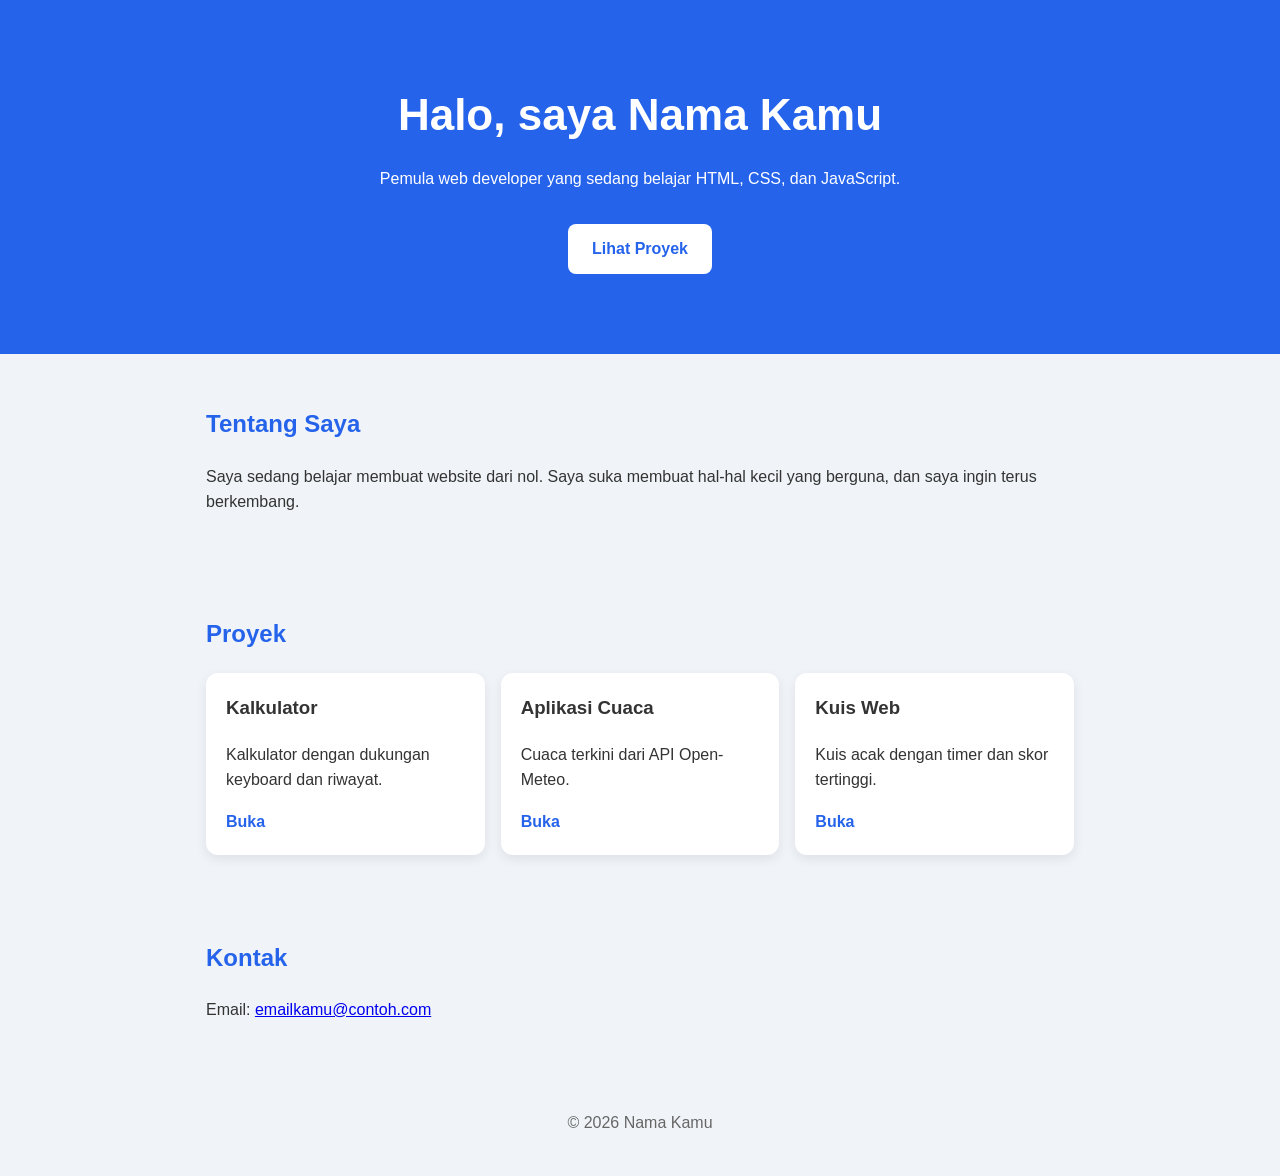
<file: index.html>
<!DOCTYPE html>
<html lang="id">
<head>
  <meta charset="UTF-8">
  <meta name="viewport" content="width=device-width, initial-scale=1.0">
  <title>Portofolio Saya</title>
  <link rel="stylesheet" href="style.css">
</head>
<body>
  <header class="hero">
    <h1>Halo, saya Nama Kamu</h1>
    <p>Pemula web developer yang sedang belajar HTML, CSS, dan JavaScript.</p>
    <a href="#proyek" class="tombol">Lihat Proyek</a>
  </header>

  <main>
    <section class="bagian">
      <h2>Tentang Saya</h2>
      <p>
        Saya sedang belajar membuat website dari nol. Saya suka membuat
        hal-hal kecil yang berguna, dan saya ingin terus berkembang.
      </p>
    </section>

    <section class="bagian" id="proyek">
      <h2>Proyek</h2>
      <div class="kartu-wadah">
        <article class="kartu">
          <h3>Kalkulator</h3>
          <p>Kalkulator dengan dukungan keyboard dan riwayat.</p>
          <a href="kalkulator/index.html">Buka</a>
        </article>
        <article class="kartu">
          <h3>Aplikasi Cuaca</h3>
          <p>Cuaca terkini dari API Open-Meteo.</p>
          <a href="cuaca/index.html">Buka</a>
        </article>
        <article class="kartu">
          <h3>Kuis Web</h3>
          <p>Kuis acak dengan timer dan skor tertinggi.</p>
          <a href="kuis/index.html">Buka</a>
        </article>
      </div>
    </section>

    <section class="bagian">
      <h2>Kontak</h2>
      <p>Email: <a href="mailto:emailkamu@contoh.com">emailkamu@contoh.com</a></p>
    </section>
  </main>

  <footer>
    <p>&copy; 2026 Nama Kamu</p>
  </footer>
</body>
</html>
</file>
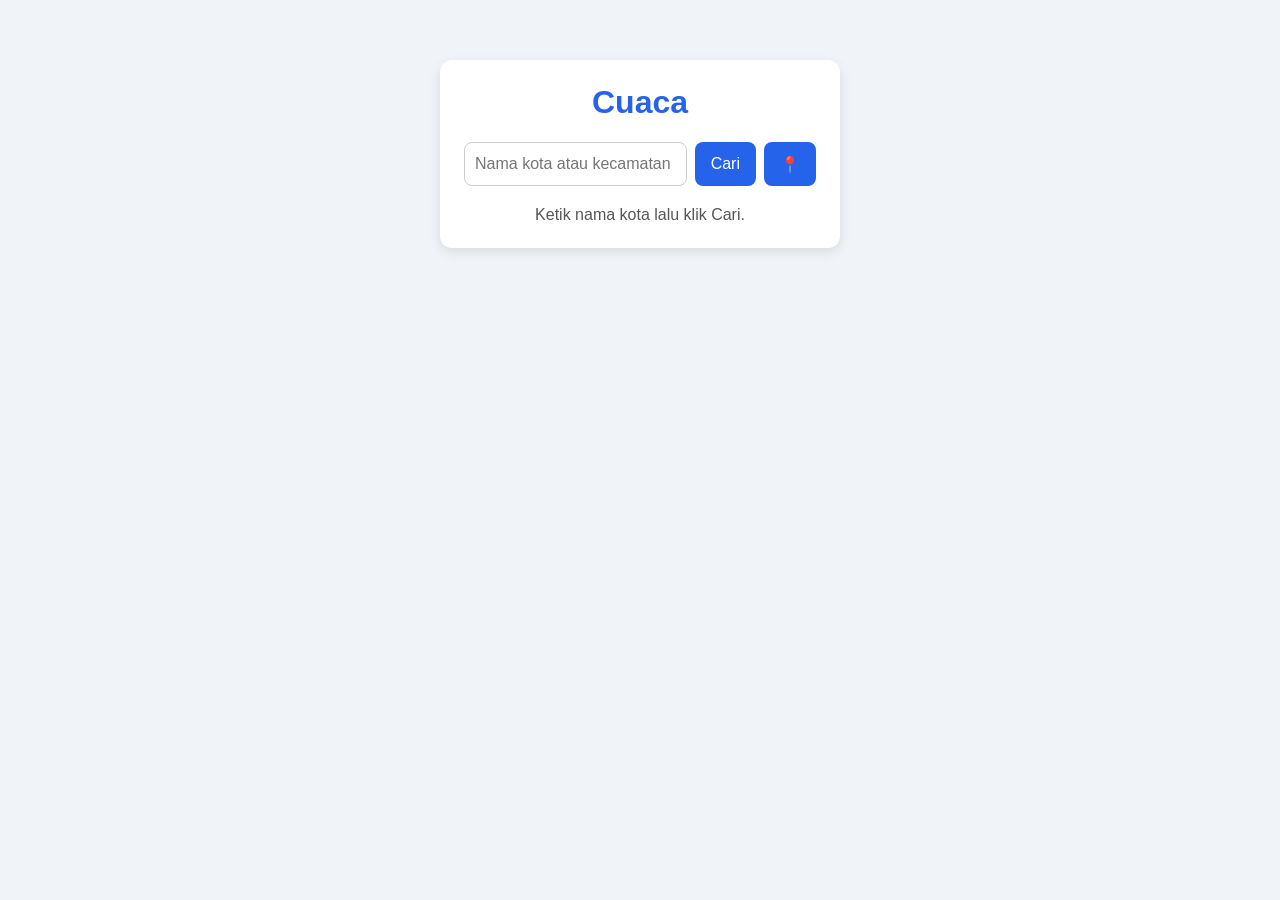
<file: cuaca/index.html>
<!DOCTYPE html>
<html lang="id">
<head>
  <meta charset="UTF-8">
  <meta name="viewport" content="width=device-width, initial-scale=1.0">
  <title>Aplikasi Cuaca</title>
  <link rel="stylesheet" href="style.css">
</head>
<body>
  <div class="kotak">
    <h1>Cuaca</h1>
   <div class="cari">
  <input type="text" id="inputKota" placeholder="Nama kota atau kecamatan">
  <button id="tombolCari">Cari</button>
  <button id="tombolLokasi" title="Gunakan lokasi saya">📍</button>
</div>
    <div id="hasil" class="hasil">Ketik nama kota lalu klik Cari.</div>
  </div>

  <script src="script.js"></script>
</body>
</html>
</file>
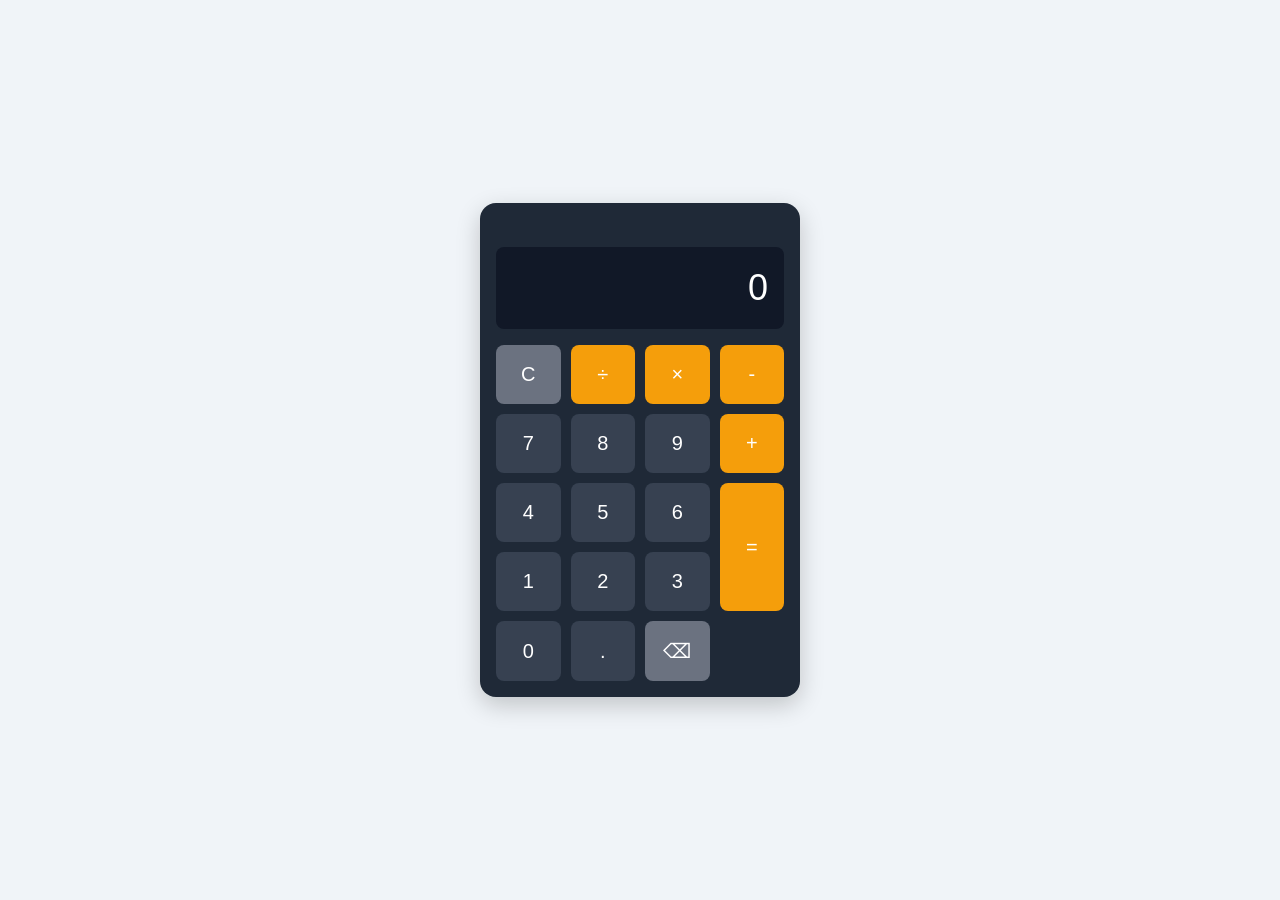
<file: kalkulator/index.html>
<!DOCTYPE html>
<html lang="id">
<head>
  <meta charset="UTF-8">
  <meta name="viewport" content="width=device-width, initial-scale=1.0">
  <title>Kalkulator</title>
  <link rel="stylesheet" href="style.css">
</head>
<body>
  <div class="kalkulator">
    <div class="riwayat" id="riwayat"></div>
    <div class="layar" id="layar">0</div>
    <div class="tombol-wadah" id="tombolWadah">
      <button data-aksi="hapus" class="abu">C</button>
      <button data-aksi="operator" data-nilai="÷" class="oranye">÷</button>
      <button data-aksi="operator" data-nilai="×" class="oranye">×</button>
      <button data-aksi="operator" data-nilai="-" class="oranye">-</button>

      <button data-aksi="angka" data-nilai="7">7</button>
      <button data-aksi="angka" data-nilai="8">8</button>
      <button data-aksi="angka" data-nilai="9">9</button>
      <button data-aksi="operator" data-nilai="+" class="oranye">+</button>

      <button data-aksi="angka" data-nilai="4">4</button>
      <button data-aksi="angka" data-nilai="5">5</button>
      <button data-aksi="angka" data-nilai="6">6</button>
      <button data-aksi="sama" class="oranye tinggi">=</button>

      <button data-aksi="angka" data-nilai="1">1</button>
      <button data-aksi="angka" data-nilai="2">2</button>
      <button data-aksi="angka" data-nilai="3">3</button>

      <button data-aksi="angka" data-nilai="0">0</button>
      <button data-aksi="titik">.</button>
      <button data-aksi="mundur" class="abu">⌫</button>
    </div>
  </div>

  <script src="script.js"></script>
</body>
</html>
</file>
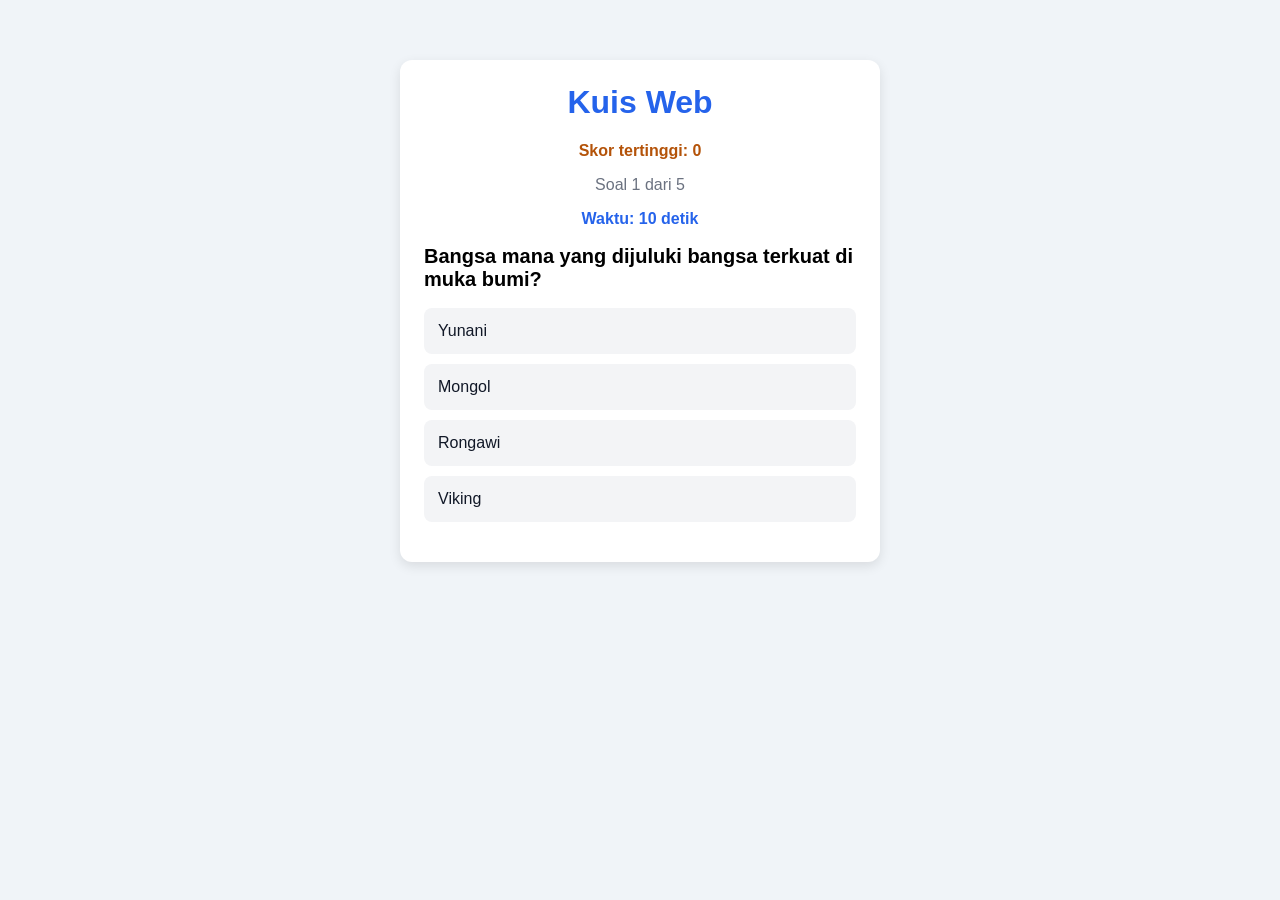
<file: kuis/index.html>
<!DOCTYPE html>
<html lang="id">
<head>
  <meta charset="UTF-8">
  <meta name="viewport" content="width=device-width, initial-scale=1.0">
  <title>Kuis Web</title>
  <link rel="stylesheet" href="style.css">
</head>
<body>
  <div class="kotak">
  <h1>Kuis Web</h1>
  <p id="rekor"></p>
  <p id="progres"></p>
  <p id="waktu"></p>
  <h2 id="pertanyaan"></h2>
  <div id="pilihan"></div>
  <p id="umpanBalik"></p>
  <button id="tombolLanjut" class="sembunyi">Lanjut</button>
</div>

  <script src="script.js"></script>
</body>
</html>
</file>
<file: style.css>
* {
  box-sizing: border-box;
}

html {
  -webkit-text-size-adjust: 100%;
}

img {
  max-width: 100%;
  height: auto;
}
body {
  margin: 0;
  font-family: Arial, sans-serif;
  color: #333;
  background-color: #f0f4f8;
  line-height: 1.6;
}

.hero {
  background-color: #2563eb;
  color: white;
  text-align: center;
  padding: 48px 16px;
}

.hero h1 {
  margin: 0 0 12px;
  font-size: 28px;
}

.tombol {
  display: inline-block;
  margin-top: 16px;
  padding: 12px 24px;
  background-color: white;
  color: #2563eb;
  text-decoration: none;
  font-weight: bold;
  border-radius: 8px;
}

.tombol:hover {
  background-color: #e0e7ff;
}

.bagian {
  max-width: 900px;
  margin: 0 auto;
  padding: 32px 16px;
}

.bagian h2 {
  color: #2563eb;
}

.kartu-wadah {
  display: grid;
  grid-template-columns: repeat(auto-fit, minmax(220px, 1fr));
  gap: 16px;
}

.kartu {
  background: white;
  padding: 20px;
  border-radius: 12px;
  box-shadow: 0 4px 12px rgba(0, 0, 0, 0.08);
  transition: transform 0.2s, box-shadow 0.2s;
}

.kartu:hover {
  transform: translateY(-4px);
  box-shadow: 0 8px 20px rgba(0, 0, 0, 0.15);
}

.kartu h3 {
  margin-top: 0;
}

.kartu a {
  color: #2563eb;
  font-weight: bold;
  text-decoration: none;
}

.kartu a:hover {
  text-decoration: underline;
}

footer {
  text-align: center;
  padding: 24px 16px;
  color: #666;
}

@media (min-width: 768px) {
  .hero {
    padding: 80px 16px;
  }

  .hero h1 {
    font-size: 44px;
  }
}

.pilihan-lokasi {
  display: block;
  width: 100%;
  margin-top: 8px;
  text-align: left;
  background: #f3f4f6;
  color: #111827;
}

.pilihan-lokasi:hover {
  background: #e5e7eb;
}

.prakiraan {
  margin-top: 20px;
  border-top: 1px solid #eee;
}

.hari {
  display: flex;
  justify-content: space-between;
  padding: 10px 0;
  border-bottom: 1px solid #eee;
  color: #374151;
}

.hari span:first-child {
  flex: 1;
  text-align: left;
}

.hari span:nth-child(2) {
  flex: 1;
  text-align: center;
}

.hari span:last-child {
  flex: 1;
  text-align: right;
}
</file>
<file: cuaca/style.css>
* {
  box-sizing: border-box;
}

html {
  -webkit-text-size-adjust: 100%;
}

img {
  max-width: 100%;
  height: auto;
}
body {
  margin: 0;
  min-height: 100vh;
  display: flex;
  justify-content: center;
  padding: 60px 16px 20px;
  background-color: #f0f4f8;
  font-family: Arial, sans-serif;
}

.kotak {
  width: 100%;
  max-width: 400px;
  height: fit-content;
  background: white;
  padding: 24px;
  border-radius: 12px;
  box-shadow: 0 4px 12px rgba(0, 0, 0, 0.1);
}

h1 {
  margin-top: 0;
  text-align: center;
  color: #2563eb;
}

.cari {
  display: flex;
  gap: 8px;
}

input {
  font-size: 16px;
  flex: 1;
  padding: 10px;
  font-size: 16px;
  border: 1px solid #ccc;
  border-radius: 8px;
}

button {
  background: #2563eb;
  color: white;
  border: none;
  min-height: 44px;
  padding: 10px 16px;
  font-size: 16px;
  border-radius: 8px;
  cursor: pointer;
}

button:hover {
  background: #1d4ed8;
}

.hasil {
  margin-top: 20px;
  text-align: center;
  color: #555;
}

.suhu {
  font-size: 56px;
  font-weight: bold;
  color: #111827;
  margin: 8px 0;
}

.kota {
  font-size: 22px;
  margin: 0;
}

.detail {
  display: flex;
  justify-content: space-around;
  margin-top: 16px;
  color: #555;
}

@media (max-width: 480px) {
  .kotak {
    padding: 16px;
  }

  .cari {
    flex-wrap: wrap;
  }

  .cari input {
    flex: 1 1 100%;
  }

  .cari button {
    flex: 1;
  }
}
</file>
<file: kalkulator/style.css>
* {
  box-sizing: border-box;
}

html {
  -webkit-text-size-adjust: 100%;
}

img {
  max-width: 100%;
  height: auto;
}
body {
  margin: 0;
  min-height: 100vh;
  display: flex;
  justify-content: center;
  align-items: center;
  background-color: #f0f4f8;
  font-family: Arial, sans-serif;
  padding: 16px;
}

.kalkulator {
  width: 100%;
  max-width: 320px;
  background: #1f2937;
  padding: 16px;
  border-radius: 16px;
  box-shadow: 0 8px 24px rgba(0, 0, 0, 0.2);
}

.layar {
  background: #111827;
  color: white;
  text-align: right;
  font-size: 36px;
  padding: 20px 16px;
  border-radius: 8px;
  margin-bottom: 16px;
  overflow-x: auto;
  white-space: nowrap;
}

.tombol-wadah {
  display: grid;
  grid-template-columns: repeat(4, 1fr);
  gap: 10px;
}

button {
  min-height: 44px;
  padding: 18px 0;
  font-size: 20px;
  border: none;
  border-radius: 8px;
  background: #374151;
  color: white;
  cursor: pointer;
}

button:hover {
  filter: brightness(1.2);
}

button:active {
  transform: scale(0.95);
}

.abu {
  background: #6b7280;
}

.oranye {
  background: #f59e0b;
}

.lebar {
  grid-column: span 2;
}

.tinggi {
  grid-row: span 2;
}

button.ditekan {
  transform: scale(0.95);
  filter: brightness(1.4);
}

.riwayat {
  color: #9ca3af;
  text-align: right;
  font-size: 16px;
  min-height: 24px;
  padding: 0 16px;
  margin-bottom: 4px;
  overflow-x: auto;
  white-space: nowrap;
}
</file>
<file: kuis/style.css>
* {
  box-sizing: border-box;
}

html {
  -webkit-text-size-adjust: 100%;
}

img {
  max-width: 100%;
  height: auto;
}
body {
  margin: 0;
  min-height: 100vh;
  display: flex;
  justify-content: center;
  padding: 60px 16px 20px;
  background-color: #f0f4f8;
  font-family: Arial, sans-serif;
}

.kotak {
  width: 100%;
  max-width: 480px;
  height: fit-content;
  background: white;
  padding: 24px;
  border-radius: 12px;
  box-shadow: 0 4px 12px rgba(0, 0, 0, 0.1);
}

h1 {
  margin-top: 0;
  text-align: center;
  color: #2563eb;
}

h2 {
  font-size: 20px;
}

#progres {
  color: #6b7280;
  text-align: center;
}

.opsi {
  display: block;
  width: 100%;
  margin-bottom: 10px;
  padding: 12px;
  font-size: 16px;
  text-align: left;
  background: #f3f4f6;
  color: #111827;
  border: 2px solid transparent;
  border-radius: 8px;
  cursor: pointer;
}

.opsi:hover {
  background: #e5e7eb;
}

.opsi.benar {
  background: #bbf7d0;
  border-color: #22c55e;
}

.opsi.salah {
  background: #fecaca;
  border-color: #ef4444;
}

#tombolLanjut {
  width: 100%;
  padding: 12px;
  font-size: 16px;
  background: #2563eb;
  color: white;
  border: none;
  border-radius: 8px;
  cursor: pointer;
}

.sembunyi {
  display: none;
}

#rekor {
  text-align: center;
  color: #b45309;
  font-weight: bold;
  margin: 0 0 8px;
}

#waktu {
  text-align: center;
  font-weight: bold;
  color: #2563eb;
}

#waktu.genting {
  color: #ef4444;
}
</file>
